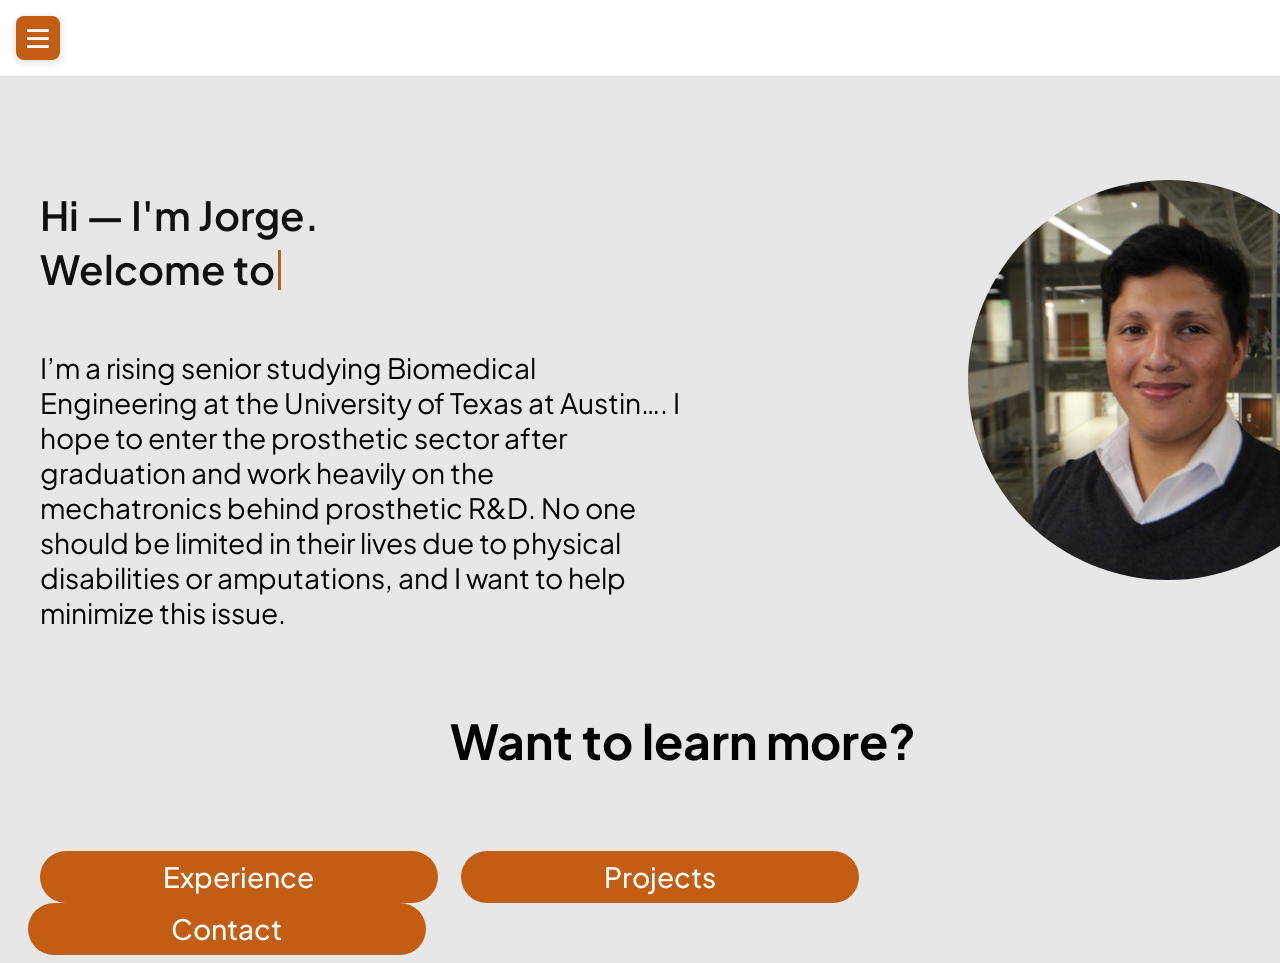
<file: index.html>
<!DOCTYPE html>
<html lang="en">
<head>
    <meta charset="UTF-8">
    <meta name="viewport" content="width=device-width, initial-scale=1.0">
    <title>Jorge Nunez — Portfolio</title>
    <link rel="preconnect" href="https://fonts.googleapis.com">
    <link rel="preconnect" href="https://fonts.gstatic.com" crossorigin>
    <link href="https://fonts.googleapis.com/css2?family=Plus+Jakarta+Sans:ital,wght@0,200..800;1,200..800&display=swap" rel="stylesheet">
    <link rel="stylesheet" href="style.css">
    <script src="script.js" defer></script>
</head>
<body>
    <div class="site-top-bar" aria-hidden="true"></div>
    <div id="mySidenav" class="sidenav">
        <a href="javascript:void(0)" class="closebtn" onclick="closeNav()">&times;</a>
        <nav class="sidenav-links" aria-label="Main pages">
            <a href="index.html">Home</a>
            <a href="experience.html">Experience</a>
            <a href="projects.html">Projects</a>
            <a href="contact.html">Contact</a>
        </nav>
    </div>
      <button type="button" class="menu-toggle" onclick="openNav()" aria-label="Open navigation menu" aria-controls="mySidenav" aria-expanded="false" id="menuToggle">
        <span class="menu-toggle__bar" aria-hidden="true"></span>
        <span class="menu-toggle__bar" aria-hidden="true"></span>
        <span class="menu-toggle__bar" aria-hidden="true"></span>
      </button>

      <!-- Image, excluded from div because it messes stuff up-->
      <img class = "img-base img-headshot" src="assets/Headshot.jpeg" alt = "Jorge Nunez" style = "margin-top: 6rem; margin-left: 60rem">

      <!-- Typewriter: text + speed live on data-* attributes (see script.js) -->
        <p class="typewriter-line">
          <span data-typewriter="Hi — I'm Jorge.&#10;Welcome to my portfolio." data-typewriter-ms="48" style = "margin-left: 1rem; margin-top: -30rem; font-size: 2.5rem"></span>
        </p>
        <p style = "width: 40rem; margin-left: 2rem; margin-top: -22rem; font-size: 1.75rem; transition: ease-in">
          I’m a rising senior studying Biomedical Engineering at the University of Texas at Austin…. 
          I hope to enter the prosthetic sector after graduation and work heavily on the mechatronics 
          behind prosthetic R&D. No one should be limited in their lives due to physical disabilities 
          or amputations, and I want to help minimize this issue.
        </p>
        <p style = "margin-top: 5rem; margin-left: 35%; font-size: 3rem; font-weight: 700;"> Want to learn more? </p>
        <!-- Headshot -->
         <!-- 48 rem wide-->

      <!-- This is the code for projects-->
       <!--
      <div class="projects">
        <div class="project-card" onclick="openProject('project1')">
          <img src="assets/Headshot.jpeg" class="img-base project-card__img">
          <div class="project-card__overlay">
            <span class="project-card__title">Project 1</span>
          </div>
        </div>
      </div>
    -->
    <div class = "buttons">
      <a href="experience.html" class="btn btn-primary" style = "margin-top: 2rem; font-size: 1.75rem; margin-left: 2rem; width: 28%; font-weight: 500">Experience</a>
      <a href="projects.html" class="btn btn-primary" style = "margin-left: 1.25rem; font-size: 1.75rem; width: 28%; font-weight: 500">Projects</a>
      <a href="contact.html" class="btn btn-primary" style = "margin-left: 1.25rem; font-size: 1.75rem; width: 28%; font-weight: 500">Contact</a>
  </div>
</body>
</html>
</file>
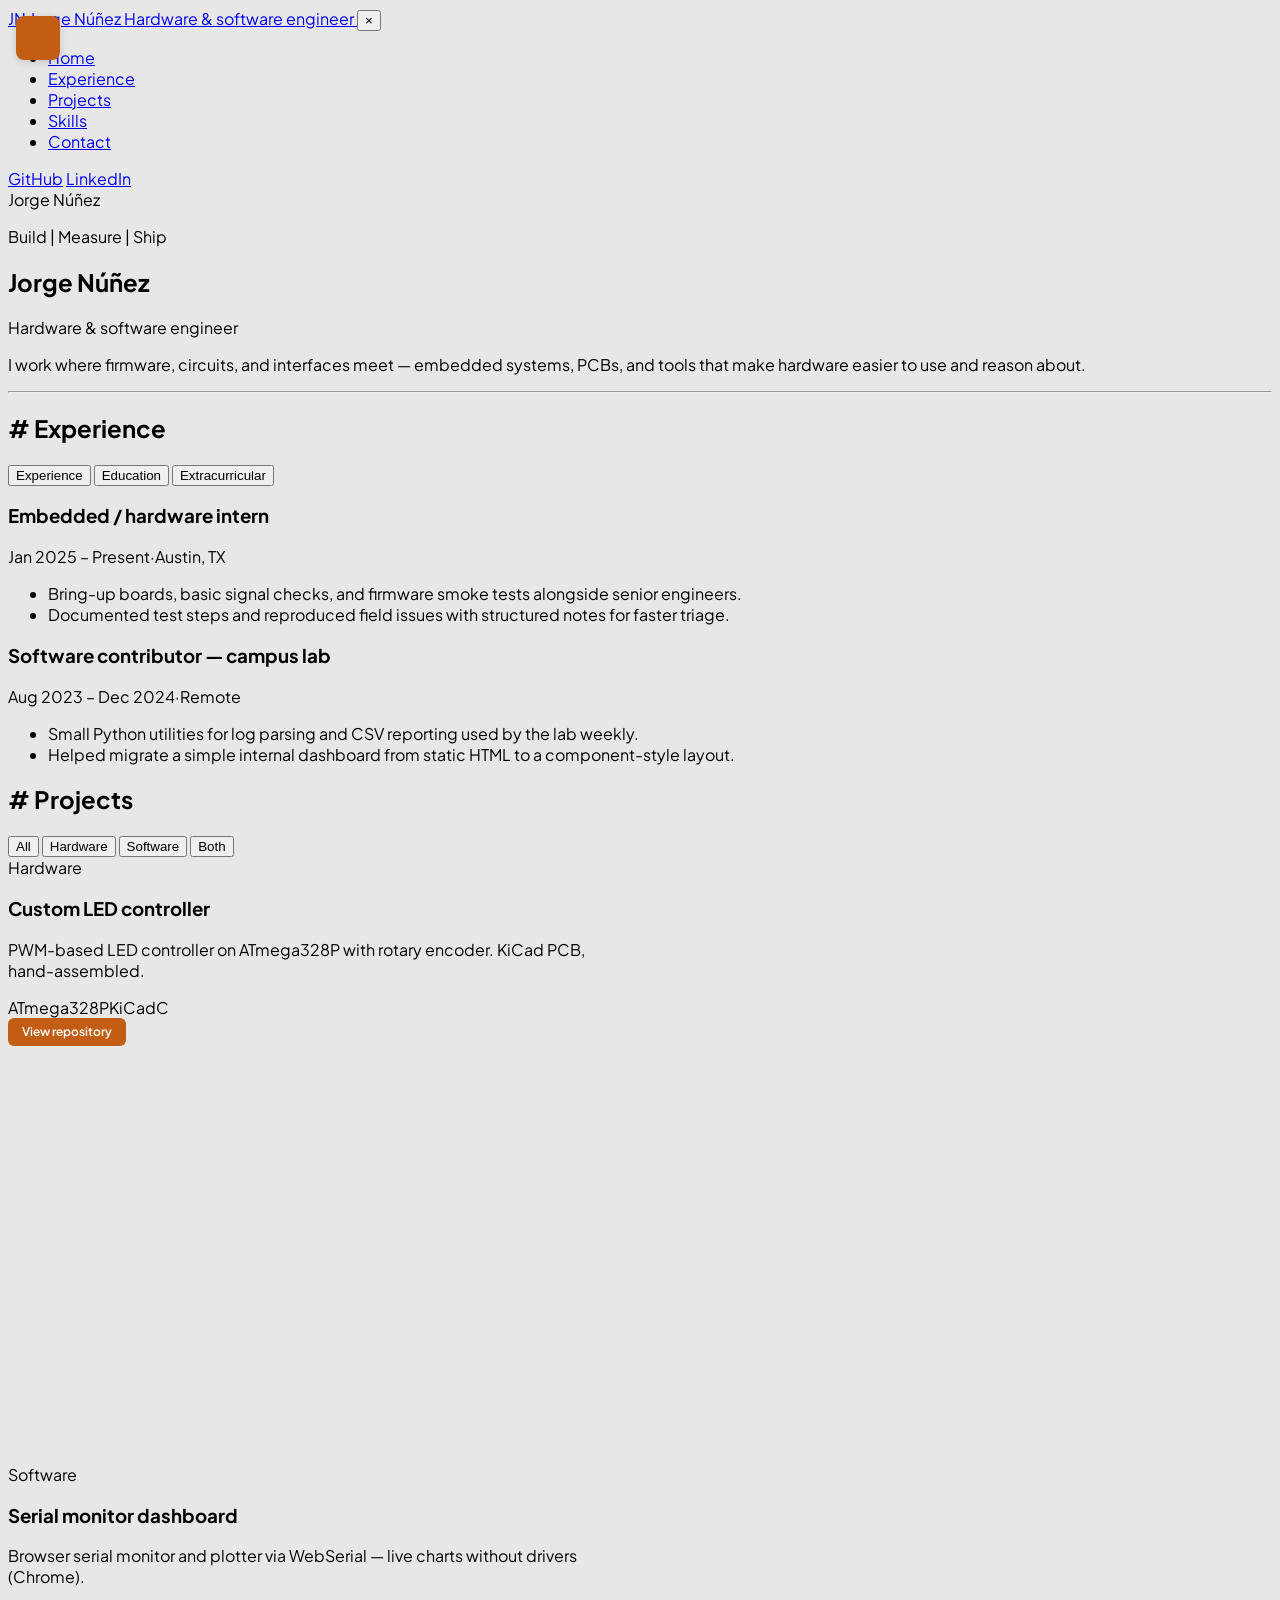
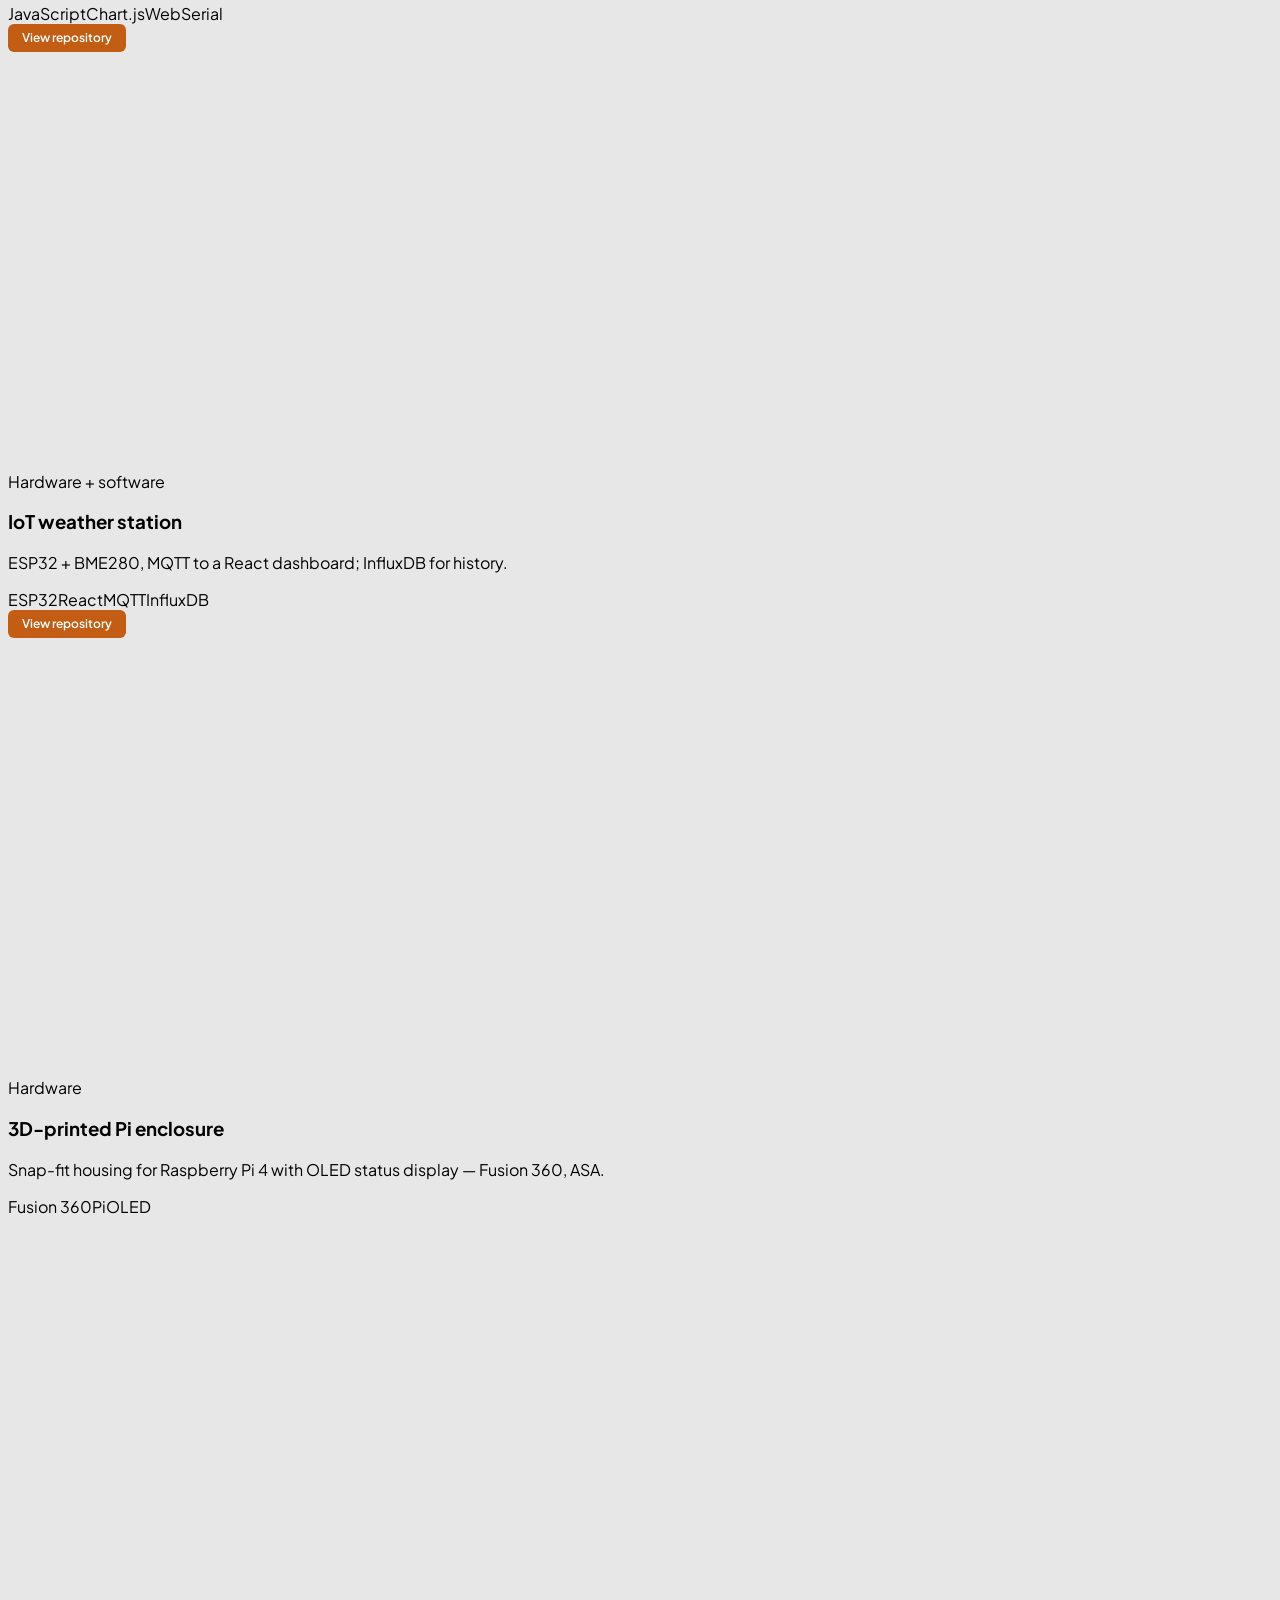
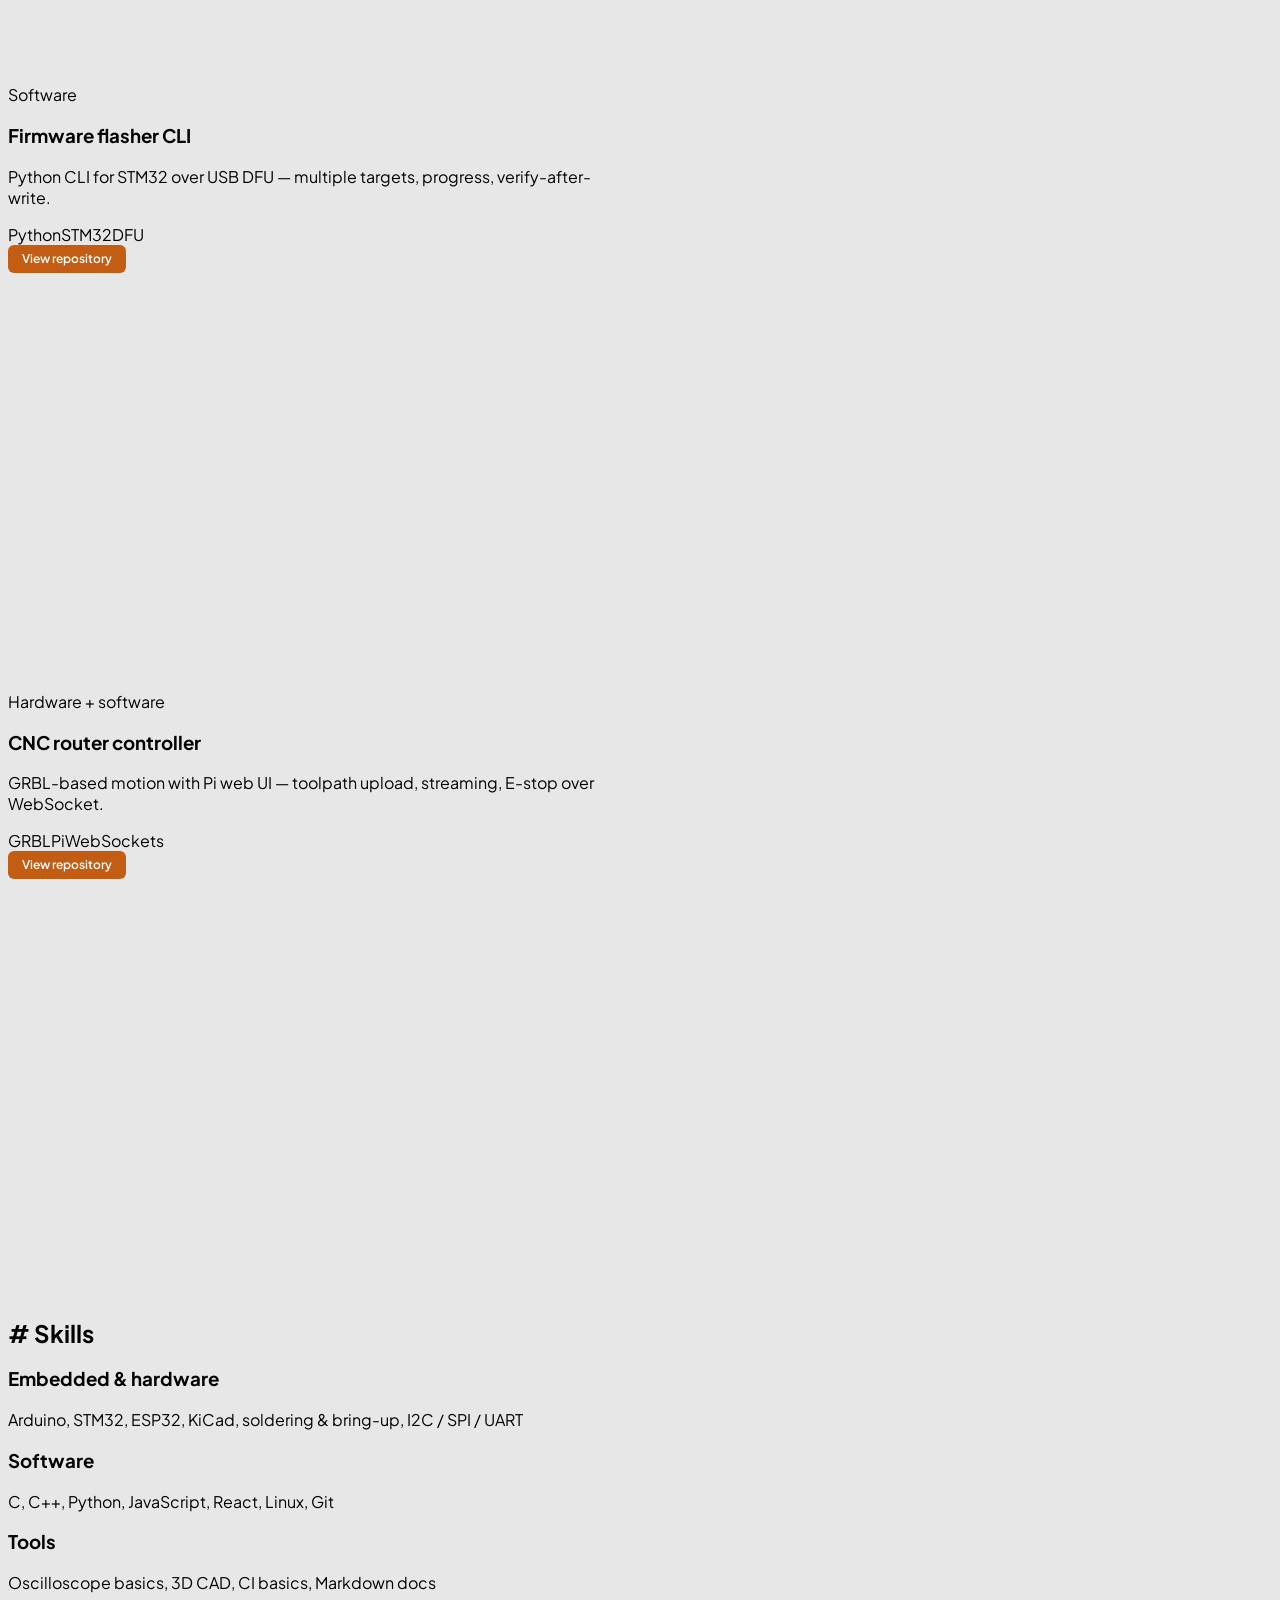
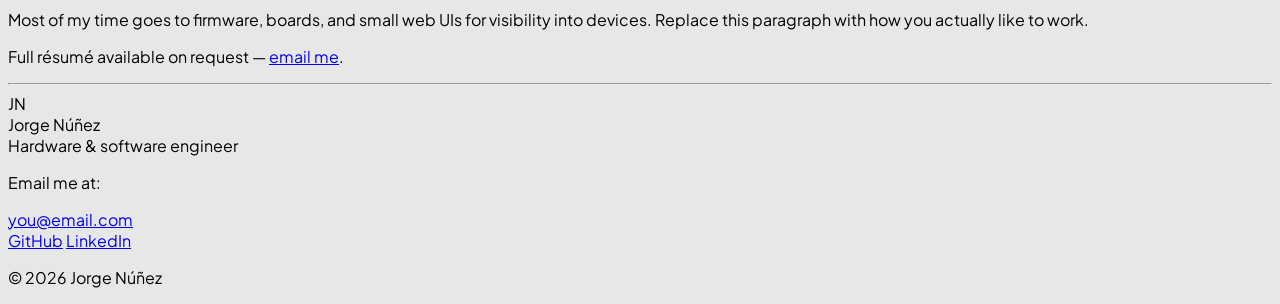
<file: index1.html>
<!DOCTYPE html>
<html lang="en">
<head>
<meta charset="UTF-8" />
<meta name="viewport" content="width=device-width, initial-scale=1.0" />
<title>Jorge Núñez — Portfolio</title>
<link rel="preconnect" href="https://fonts.googleapis.com" />
<link rel="preconnect" href="https://fonts.gstatic.com" crossorigin />
<link href="https://fonts.googleapis.com/css2?family=JetBrains+Mono:wght@400;500;600;700&family=Plus+Jakarta+Sans:wght@400;500;600;700&display=swap" rel="stylesheet" />
<link rel="stylesheet" href="style.css" />
</head>
<body>

<div class="shell" id="shell">
  <aside class="rail" id="rail">
    <a class="rail-brand" href="#home" aria-label="Home">
      <span class="rail-avatar" aria-hidden="true">JN</span>
      <span class="rail-meta">
        <span class="rail-name">Jorge Núñez</span>
        <span class="rail-role">Hardware &amp; software engineer</span>
      </span>
    </a>

    <button type="button" class="rail-close" id="railClose" aria-label="Close menu">×</button>

    <nav class="rail-nav" id="siteNav" aria-label="Primary">
      <ul>
        <li><a href="#home" class="active"><span class="dot" aria-hidden="true"></span> Home</a></li>
        <li><a href="#experience"><span class="dot" aria-hidden="true"></span> Experience</a></li>
        <li><a href="#projects"><span class="dot" aria-hidden="true"></span> Projects</a></li>
        <li><a href="#skills"><span class="dot" aria-hidden="true"></span> Skills</a></li>
        <li><a href="#contact"><span class="dot" aria-hidden="true"></span> Contact</a></li>
      </ul>
    </nav>

    <div class="rail-social" aria-label="Social links">
      <a href="https://github.com/Jorge72050" target="_blank" rel="noopener noreferrer">GitHub</a>
      <a href="https://linkedin.com/in/yourprofile" target="_blank" rel="noopener noreferrer">LinkedIn</a>
    </div>
  </aside>

  <div class="scrim" id="scrim" hidden aria-hidden="true"></div>

  <div class="main-wrap">
    <header class="topbar" id="siteHeader">
      <button type="button" class="menu-toggle" id="hamburger" aria-expanded="false" aria-controls="rail" aria-label="Open menu">
        <span class="menu-bar" aria-hidden="true"></span>
        <span class="menu-bar" aria-hidden="true"></span>
      </button>
      <span class="topbar-title">Jorge Núñez</span>
    </header>

    <main class="page">

      <section id="home" class="block hero">
        <p class="hero-line"><span class="hero-pipe">Build</span> <span class="hero-muted">|</span> <span class="hero-pipe">Measure</span> <span class="hero-muted">|</span> <span class="hero-pipe">Ship</span></p>
        <h1 class="hero-name">Jorge Núñez</h1>
        <p class="hero-tag">Hardware &amp; software engineer</p>
        <p class="hero-bio">
          I work where firmware, circuits, and interfaces meet — embedded systems, PCBs, and tools that make hardware easier to use and reason about.
        </p>
        <hr class="rule" />
      </section>

      <section id="experience" class="block">
        <h2 class="hash-title"><span class="hash">#</span> Experience</h2>

        <div class="tabs" role="tablist" aria-label="Experience categories">
          <button type="button" class="tab is-active" role="tab" aria-selected="true" aria-controls="panel-exp" id="tab-exp" data-panel="panel-exp">Experience</button>
          <button type="button" class="tab" role="tab" aria-selected="false" aria-controls="panel-edu" id="tab-edu" data-panel="panel-edu">Education</button>
          <button type="button" class="tab" role="tab" aria-selected="false" aria-controls="panel-extra" id="tab-extra" data-panel="panel-extra">Extracurricular</button>
        </div>

        <div class="tab-panels">
          <div class="tab-panel is-active" id="panel-exp" role="tabpanel" aria-labelledby="tab-exp">
            <article class="job">
              <h3 class="job-title">Embedded / hardware intern</h3>
              <p class="job-meta"><span>Jan 2025 – Present</span><span class="sep">·</span><span>Austin, TX</span></p>
              <ul class="job-list">
                <li>Bring-up boards, basic signal checks, and firmware smoke tests alongside senior engineers.</li>
                <li>Documented test steps and reproduced field issues with structured notes for faster triage.</li>
              </ul>
            </article>
            <article class="job">
              <h3 class="job-title">Software contributor — campus lab</h3>
              <p class="job-meta"><span>Aug 2023 – Dec 2024</span><span class="sep">·</span><span>Remote</span></p>
              <ul class="job-list">
                <li>Small Python utilities for log parsing and CSV reporting used by the lab weekly.</li>
                <li>Helped migrate a simple internal dashboard from static HTML to a component-style layout.</li>
              </ul>
            </article>
          </div>

          <div class="tab-panel" id="panel-edu" role="tabpanel" aria-labelledby="tab-edu" hidden>
            <article class="job">
              <h3 class="job-title">B.S. Computer Engineering (example)</h3>
              <p class="job-meta"><span>2022 – 2026 (expected)</span><span class="sep">·</span><span>University name</span></p>
              <ul class="job-list">
                <li>Coursework: embedded systems, digital design, data structures, circuits.</li>
                <li>Senior project: sensor node + wireless link (replace with yours).</li>
              </ul>
            </article>
          </div>

          <div class="tab-panel" id="panel-extra" role="tabpanel" aria-labelledby="tab-extra" hidden>
            <article class="job">
              <h3 class="job-title">Robotics / maker club</h3>
              <p class="job-meta"><span>2023 – Present</span><span class="sep">·</span><span>Campus</span></p>
              <ul class="job-list">
                <li>Weekly workshops on microcontrollers, version control, and safe bench practices.</li>
                <li>Mentored new members on breadboarding and reading schematics.</li>
              </ul>
            </article>
          </div>
        </div>
      </section>

      <section id="projects" class="block">
        <h2 class="hash-title"><span class="hash">#</span> Projects</h2>

        <div class="filter-row" role="toolbar" aria-label="Filter projects">
          <button type="button" class="filter-btn active" data-filter="all">All</button>
          <button type="button" class="filter-btn" data-filter="hardware">Hardware</button>
          <button type="button" class="filter-btn" data-filter="software">Software</button>
          <button type="button" class="filter-btn" data-filter="both">Both</button>
        </div>

        <div class="projects-grid" id="projectsGrid">

          <article class="project-card" data-type="hardware">
            <div class="project-thumb" aria-hidden="true"></div>
            <div class="project-body">
              <span class="project-type">Hardware</span>
              <h3>Custom LED controller</h3>
              <p>PWM-based LED controller on ATmega328P with rotary encoder. KiCad PCB, hand-assembled.</p>
              <div class="project-stack">
                <span>ATmega328P</span><span>KiCad</span><span>C</span>
              </div>
              <div class="project-actions">
                <a class="btn btn-sm btn-primary" href="https://github.com" target="_blank" rel="noopener noreferrer">View repository</a>
              </div>
            </div>
          </article>

          <article class="project-card" data-type="software">
            <div class="project-thumb" aria-hidden="true"></div>
            <div class="project-body">
              <span class="project-type">Software</span>
              <h3>Serial monitor dashboard</h3>
              <p>Browser serial monitor and plotter via WebSerial — live charts without drivers (Chrome).</p>
              <div class="project-stack">
                <span>JavaScript</span><span>Chart.js</span><span>WebSerial</span>
              </div>
              <div class="project-actions">
                <a class="btn btn-sm btn-primary" href="https://github.com" target="_blank" rel="noopener noreferrer">View repository</a>
              </div>
            </div>
          </article>

          <article class="project-card" data-type="both">
            <div class="project-thumb" aria-hidden="true"></div>
            <div class="project-body">
              <span class="project-type">Hardware + software</span>
              <h3>IoT weather station</h3>
              <p>ESP32 + BME280, MQTT to a React dashboard; InfluxDB for history.</p>
              <div class="project-stack">
                <span>ESP32</span><span>React</span><span>MQTT</span><span>InfluxDB</span>
              </div>
              <div class="project-actions">
                <a class="btn btn-sm btn-primary" href="https://github.com" target="_blank" rel="noopener noreferrer">View repository</a>
              </div>
            </div>
          </article>

          <article class="project-card" data-type="hardware">
            <div class="project-thumb" aria-hidden="true"></div>
            <div class="project-body">
              <span class="project-type">Hardware</span>
              <h3>3D-printed Pi enclosure</h3>
              <p>Snap-fit housing for Raspberry Pi 4 with OLED status display — Fusion 360, ASA.</p>
              <div class="project-stack">
                <span>Fusion 360</span><span>Pi</span><span>OLED</span>
              </div>
              <div class="project-actions"></div>
            </div>
          </article>

          <article class="project-card" data-type="software">
            <div class="project-thumb" aria-hidden="true"></div>
            <div class="project-body">
              <span class="project-type">Software</span>
              <h3>Firmware flasher CLI</h3>
              <p>Python CLI for STM32 over USB DFU — multiple targets, progress, verify-after-write.</p>
              <div class="project-stack">
                <span>Python</span><span>STM32</span><span>DFU</span>
              </div>
              <div class="project-actions">
                <a class="btn btn-sm btn-primary" href="https://github.com" target="_blank" rel="noopener noreferrer">View repository</a>
              </div>
            </div>
          </article>

          <article class="project-card" data-type="both">
            <div class="project-thumb" aria-hidden="true"></div>
            <div class="project-body">
              <span class="project-type">Hardware + software</span>
              <h3>CNC router controller</h3>
              <p>GRBL-based motion with Pi web UI — toolpath upload, streaming, E-stop over WebSocket.</p>
              <div class="project-stack">
                <span>GRBL</span><span>Pi</span><span>WebSockets</span>
              </div>
              <div class="project-actions">
                <a class="btn btn-sm btn-primary" href="https://github.com" target="_blank" rel="noopener noreferrer">View repository</a>
              </div>
            </div>
          </article>

        </div>
      </section>

      <section id="skills" class="block">
        <h2 class="hash-title"><span class="hash">#</span> Skills</h2>
        <div class="skills-grid">
          <div class="skill-col">
            <h3 class="skill-heading">Embedded &amp; hardware</h3>
            <p class="skill-line">Arduino, STM32, ESP32, KiCad, soldering &amp; bring-up, I2C / SPI / UART</p>
          </div>
          <div class="skill-col">
            <h3 class="skill-heading">Software</h3>
            <p class="skill-line">C, C++, Python, JavaScript, React, Linux, Git</p>
          </div>
          <div class="skill-col">
            <h3 class="skill-heading">Tools</h3>
            <p class="skill-line">Oscilloscope basics, 3D CAD, CI basics, Markdown docs</p>
          </div>
        </div>
        <p class="skills-note">
          Most of my time goes to firmware, boards, and small web UIs for visibility into devices. Replace this paragraph with how you actually like to work.
        </p>
        <p class="skills-note">
          Full résumé available on request — <a href="mailto:you@email.com">email me</a>.
        </p>
      </section>

      <section id="contact" class="block block-footer">
        <hr class="rule" />
        <div class="footer-grid">
          <div class="footer-card">
            <div class="footer-avatar" aria-hidden="true">JN</div>
            <div>
              <div class="footer-name">Jorge Núñez</div>
              <div class="footer-role">Hardware &amp; software engineer</div>
            </div>
          </div>
          <div class="footer-contact">
            <p class="footer-label">Email me at:</p>
            <a class="footer-email" href="mailto:you@email.com">you@email.com</a>
            <div class="footer-social">
              <a href="https://github.com/Jorge72050" target="_blank" rel="noopener noreferrer">GitHub</a>
              <a href="https://linkedin.com/in/yourprofile" target="_blank" rel="noopener noreferrer">LinkedIn</a>
            </div>
          </div>
        </div>
        <p class="copyright">© 2026 Jorge Núñez</p>
      </section>

    </main>
  </div>
</div>

<script src="script.js"></script>
</body>
</html>
</file>
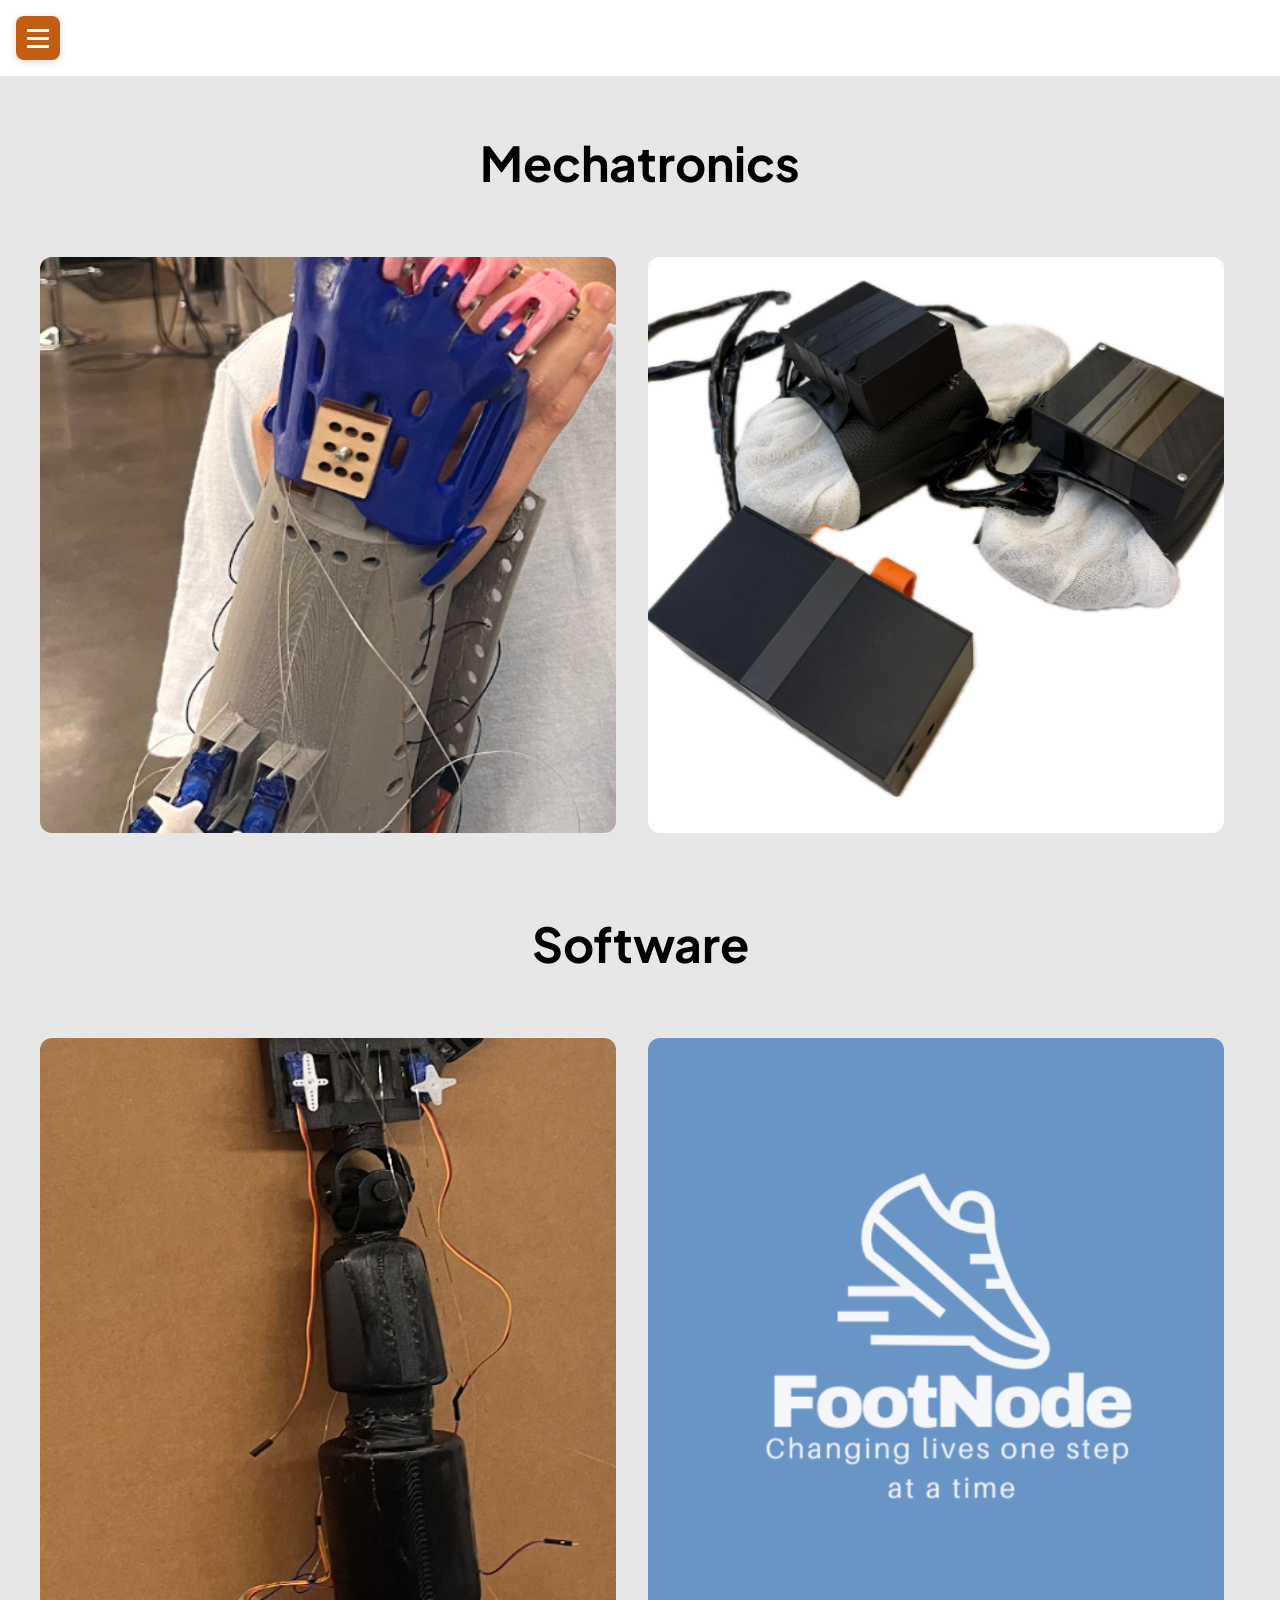
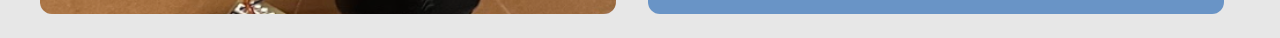
<file: projects.html>
<!DOCTYPE html>
<html lang="en">
<head>
    <meta charset="UTF-8">
    <meta name="viewport" content="width=device-width, initial-scale=1.0">
    <title>Jorge Nunez — Portfolio</title>
    <link rel="preconnect" href="https://fonts.googleapis.com">
    <link rel="preconnect" href="https://fonts.gstatic.com" crossorigin>
    <link href="https://fonts.googleapis.com/css2?family=Plus+Jakarta+Sans:ital,wght@0,200..800;1,200..800&display=swap" rel="stylesheet">
    <link rel="stylesheet" href="style.css">
    <script src="script.js" defer></script>
</head>
<body>
  <div class="site-top-bar" aria-hidden="true"></div>
    <div id="mySidenav" class="sidenav">
        <a href="javascript:void(0)" class="closebtn" onclick="closeNav()">&times;</a>
        <nav class="sidenav-links" aria-label="Main pages">
            <a href="index.html">Home</a>
            <a href="experience.html">Experience</a>
            <a href="projects.html">Projects</a>
            <a href="contact.html">Contact</a>
        </nav>
    </div>
    <button type="button" class="menu-toggle" onclick="openNav()" aria-label="Open navigation menu" aria-controls="mySidenav" aria-expanded="false" id="menuToggle">
      <span class="menu-toggle__bar" aria-hidden="true"></span>
      <span class="menu-toggle__bar" aria-hidden="true"></span>
      <span class="menu-toggle__bar" aria-hidden="true"></span>
    </button>

    <p style = "text-align: center; font-size: 3rem; font-weight: 700;">Mechatronics</p>
<section class = "section">
    <div class="projects">
      <div class="project-card" onclick="openProject('project1')">
        <a href="prosthetic.html" target="_blank" rel="noopener noreferrer">
          <img src="assets/ProstheticBlue.png" class="img-base project-card__img">
          <div class="project-card__overlay">
            <span class="project-card__title">Prosthetic Hand</span>
          </div>
        </a>
      </div>
      
      <div class="project-card" onclick="openProject('project2')">
        <a href="gaitanalysis.html" target="_blank" rel="noopener noreferrer">
          <img src="assets/GaitAnalysisWearable.png" class="img-base project-card__img">
          <div class="project-card__overlay">
            <span class="project-card__title">Gait Analysis Wearable</span>
          </div>
        </a>
      </div>
    </section>
      
    <p style = "text-align: center; font-size: 3rem; font-weight: 700;">Software</p>
<div class = "projects">
      <div class="project-card" onclick="openProject('project3')">
        <a href="runiq.html" target="_blank" rel="noopener noreferrer">
          <img src="assets/ProstheticBlack.png" class="img-base project-card__img">
          <div class="project-card__overlay">
            <span class="project-card__title">RunIQ</span>
          </div>
        </a>
      </div>
      
      <div class="project-card" onclick="openProject('project4')">
        <a href="footnodeapp.html" target="_blank" rel="noopener noreferrer">
          <img src="assets/FootNodeApp.png" class="img-base project-card__img">
          <div class="project-card__overlay">
            <span class="project-card__title">FootNodeApp</span>
          </div>
        </a>
      </div>
    </div>
  </div>
</file>
<file: style.css>
/* Font Size Scale */
:root {
  --text-xs:    0.75rem;   /* 12px - fine print, labels */
  --text-sm:    0.875rem;  /* 14px - subtext, captions */
  --text-base:  1rem;      /* 16px - body, descriptions */
  --text-md:    1.125rem;  /* 18px - large body */
  --text-lg:    1.25rem;   /* 20px - subheadings */
  --text-xl:    1.5rem;    /* 24px - section headings */
  --text-2xl:   2rem;      /* 32px - page titles */
  --text-3xl:   2.5rem;    /* 40px - hero titles */
  --text-4xl:   3.5rem;    /* 56px - big display text */

  /* Brand */

  --orange-button-background: #c35d14;
  --white-button-background:  #ffffff;
  --black-button-background:  #000000;

  /* Text */
  --black-text:    #111111;
  --orange-text: #c35d14;
  --white-text: #ffffff;

  /* Backgrounds */
  --base-background-color:         #e7e7e7;
  --base-background-color-soft:    #f5f5f5;
  --base-background-color-muted:   #e5e5e5;

  /* States */
  --color-success:    #22c55e;
  --color-warning:    #f59e0b;
  --color-error:      #ef4444;

  /* Border */
  --color-border:     #e2e2e2;

  /* Full-width header strip (aligns with fixed hamburger: top 1rem + 44px button + bottom padding) */
  --site-top-bar-height: calc(1rem + 44px + 1rem);
}

body {
  background-color: var(--base-background-color);
  font-family: "Plus Jakarta Sans", sans-serif;
}

/* White bar under the hamburger (lower z-index); hamburger stays on top at 1001 */
.site-top-bar {
  position: fixed;
  top: 0;
  left: 0;
  right: 0;
  height: var(--site-top-bar-height);
  background: #fff;
  z-index: 1000;
  box-shadow: 0 1px 0 var(--color-border);
}

body:has(.site-top-bar) {
  padding-top: var(--site-top-bar-height);
}
/* Typography Classes */
.title        { font-size: var(--text-3xl); font-weight: 700; line-height: 1.1; }
.heading      { font-size: var(--text-2xl); font-weight: 700; line-height: 1.2; }
.subheading   { font-size: var(--text-xl);  font-weight: 600; line-height: 1.3; }
.body         { font-size: var(--text-base);font-weight: 400; line-height: 1.6; }
.description  { font-size: var(--text-md);  font-weight: 400; line-height: 1.6; }
.subtext      { font-size: var(--text-sm);  font-weight: 400; line-height: 1.5; color: #666; }
.label        { font-size: var(--text-xs);  font-weight: 500; line-height: 1.4; letter-spacing: 0.05em; text-transform: uppercase; }

/* configure dark scheme */
@media (prefers-color-scheme: dark) {
  :root {
    --base-background-color:         #e7e7e7;
    --base-background-color-soft:    #1e1e1e;
    --base-background-color-muted:   #2a2a2a;
    --color-text:       #f5f5f5;
    --color-text-muted: #aaaaaa;
    --color-border:     #333333;
  }
}

/* The side navigation menu */
/* Hamburger — opens sidenav (top left) */
.menu-toggle {
  position: fixed;
  top: 1rem;
  left: 1rem;
  z-index: 1001;
  display: flex;
  flex-direction: column;
  justify-content: center;
  gap: 5px;
  width: 44px;
  height: 44px;
  padding: 0;
  border: none;
  border-radius: 8px;
  background: var(--orange-button-background);
  cursor: pointer;
  box-shadow: 0 2px 8px rgba(0, 0, 0, 0.15);
  transition: opacity 0.2s ease, transform 0.2s ease;
}
.menu-toggle:hover {
  opacity: 0.92;
  transform: scale(1.02);
}
.menu-toggle:focus-visible {
  outline: 2px solid var(--black-text);
  outline-offset: 2px;
}
.menu-toggle__bar {
  display: block;
  width: 22px;
  height: 3px;
  margin: 0 auto;
  background: #fff;
  border-radius: 1px;
}

.sidenav {
  height: 100%;
  width: 0;
  position: fixed;
  z-index: 1000;
  top: 0;
  left: 0;
  background-color: #ffffff;
  overflow-x: hidden;
  padding-top: 4.5rem;
  box-sizing: border-box;
  transition: width 0.5s ease;
}

.sidenav-links {
  display: flex;
  flex-direction: column;
  padding: 0.5rem 0 1.5rem;
}

/* Nav items (not the close button): more space + dividers */
.sidenav-links a {
  padding: 1.35rem 1.75rem 1.35rem 2rem;
  text-decoration: none;
  font-size: 1.35rem;
  font-weight: 600;
  color: var(--black-text);
  display: block;
  background-color: transparent;
  transition: color 0.2s ease, background-color 0.2s ease;
  border-bottom: 1px solid var(--color-border);
  line-height: 1.3;
}

.sidenav-links a:last-child {
  border-bottom: none;
}

.sidenav-links a:hover {
  color: var(--orange-text);
  background-color: rgba(0, 0, 0, 0.08);
}

/* Position and style the close button (top right corner) */
.sidenav .closebtn {
  position: absolute;
  top: 0;
  right: 25px;
  font-size: 36px;
  margin-left: 50px;
  padding: 0.75rem 0.5rem;
  text-decoration: none;
  color: var(--black-text);
  line-height: 1;
  transition: color 0.2s ease, opacity 0.2s ease;
}

.sidenav .closebtn:hover {
  color: var(--orange-text);
  opacity: 0.85;
}

/* Style page content - use this if you want to push the page content to the right when you open the side navigation */

/* On smaller screens, where height is less than 450px, change the style of the sidenav (less padding and a smaller font size) */
@media screen and (max-height: 450px) {
  .sidenav {
    padding-top: 3rem;
  }
  .sidenav-links a {
    font-size: 1.1rem;
    padding: 0.85rem 1.25rem 0.85rem 1.5rem;
  }
}

/* Typewriter (character-by-character + blinking cursor) */
/* Spans are inline by default — vertical margins don't move them. Use inline-block on the host so margin/padding work. */
[data-typewriter] {
  display: inline-block;
  vertical-align: top;
}

/* Preserve newlines in typed text (use &#10; or \n in data-typewriter — see script.js) */
.typewriter-output {
  white-space: pre-line;
}

.typewriter-line {
  font-size: var(--text-xl);
  font-weight: 600;
  color: var(--black-text);
  min-height: 1.4em;
  margin: 5.5rem 1rem 0 1rem;
  max-width: 36rem;
  line-height: 1.35;
}

.typewriter-cursor {
  display: inline-block;
  width: 3px;
  height: 1em;
  margin-left: 3px;
  vertical-align: -0.12em;
  background: var(--orange-button-background);
  animation: typewriter-cursor-blink 0.85s step-end infinite;
}

@keyframes typewriter-cursor-blink {
  50% {
    opacity: 0;
  }
}

/* ////////////// Image styles /////////////////*/
.img-base {
  display: block;
  object-fit: cover;
  max-width: 100%;
}

.img-headshot { width: 400px; height: 400px; border-radius: 50%}
.img-project1 { width: 256px; height: 144px; border-radius: 8px}
.img-contact {width: 250px; height: 250px; border-radius: 5%}


/* ////////////// Project Card effects //////////////////////*/
.project-card {
  display: inline-flex;
  position: relative;
  display: block;
  overflow: hidden;
  border-radius: 12px;
  cursor: pointer;
  width: 48%;
  aspect-ratio: 1/1;
  object-fit: cover;
}

/* Image dims on hover */
.project-card__img {
  width: 100%;
  height: 100%;
  object-fit: cover;
  transition: opacity 0.3s ease;
}

.project-card:hover .project-card__img {
  opacity: 0.4;
}

/* Overlay sits on top of image, hidden by default */
.project-card__overlay {
  position: absolute;
  inset: 0;                  /* shorthand for top/right/bottom/left: 0 */
  display: flex;
  align-items: center;
  justify-content: center;
  opacity: 0;
  transition: opacity 0.3s ease;
}

/* Overlay text appears on hover */
.project-card:hover .project-card__overlay {
  opacity: 1;
}

.project-card__title {
  color: #fff;
  font-size: var(--text-xl);
  font-weight: 700;
  text-align: center;
}

/* ////////////// Button styles /////////////////*/
/* Base Button */
.btn {
  display: inline-flex;
  flex-wrap: wrap;
  gap: 2rem;
  align-items: center;
  justify-content: center;
  gap: 0.5rem;
  padding: 0.625rem 1.25rem;
  font-size: var(--text-sm);
  font-weight: 600;
  line-height: 1;
  border: 2px solid transparent;
  border-radius: 32px;
  cursor: pointer;
  text-decoration: none;
  white-space: nowrap;
  transition: all 0.2s ease;

  /* prevent text selection on click */
  user-select: none;
}

.btn:disabled {
  opacity: 0.5;
  cursor: not-allowed;
  pointer-events: none;
}

/* Solid */
.btn-primary   { background: var(--orange-button-background);   color: #fff; font-size: var(--text-md)}
.btn-secondary { background: var(--white-button-background); color: #000000; }
.btn-success   { background: var(--color-success);   color: #fff; }
.btn-skills    { background: var(--color-error);     color: #fff; cursor: default; pointer-events: none; }

/* Outline */
.btn-outline         { background: transparent; border-color: var(--orange-button-background);   color: var(--orange-button-background); }
.btn-outline-danger  { background: transparent; border-color: var(--color-error);     color: var(--color-error); }

/* Ghost (no border, no bg) */
.btn-ghost { background: transparent; color: var(--orange-button-background); }
.btn-ghost:hover { background: var(--base-background-color-soft); }

/* Sizes */
.btn-sm  { padding: 0.375rem 0.75rem;  font-size: var(--text-xs); border-radius: 6px; }
.btn-lg  { padding: 0.875rem 1.75rem;  font-size: var(--text-md); border-radius: 10px; }
.btn-xl  { padding: 1.125rem 2.25rem;  font-size: var(--text-lg); border-radius: 12px; }

/* Full width */
.btn-block { display: flex; width: 100%; }

.projects {
  display: flex;
  flex-wrap: wrap;
  gap: 2rem;
  padding: 1rem 2rem;
}

.section {
  margin-bottom: 4rem;
}
</file>
